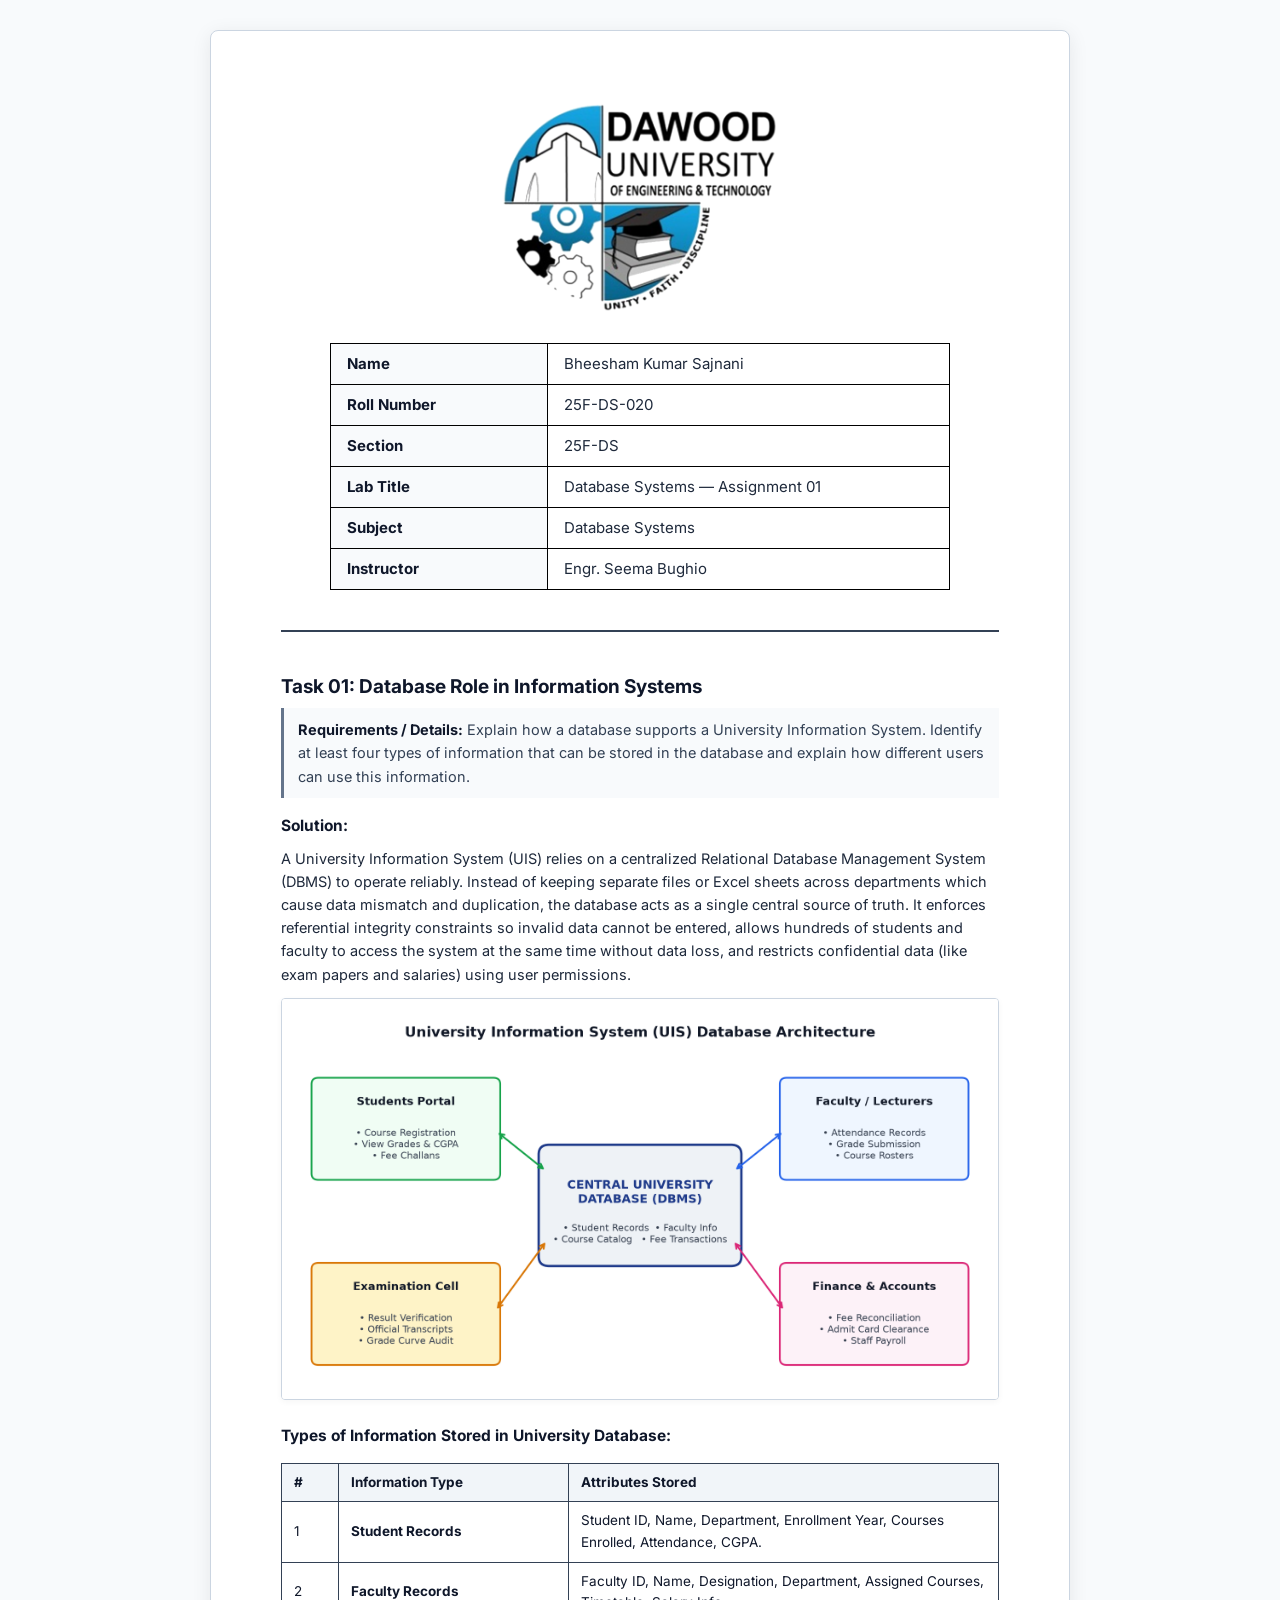
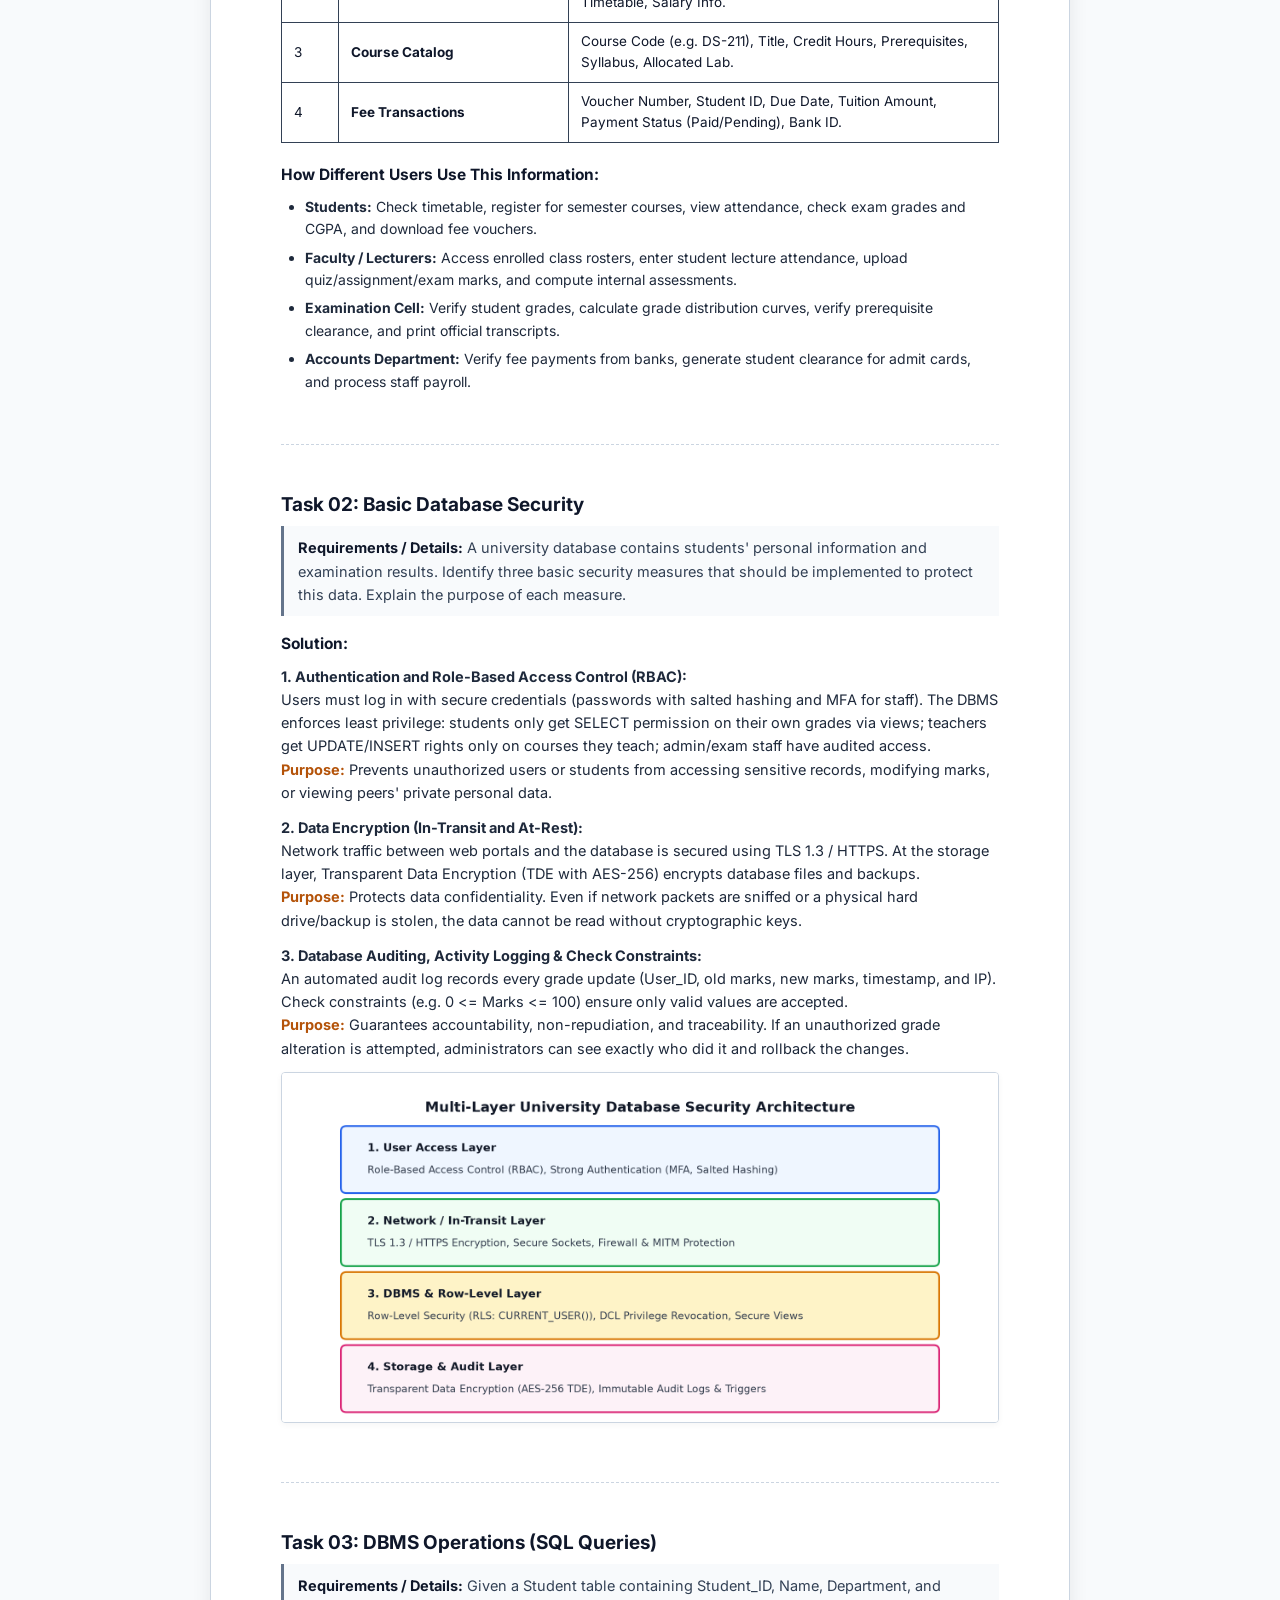
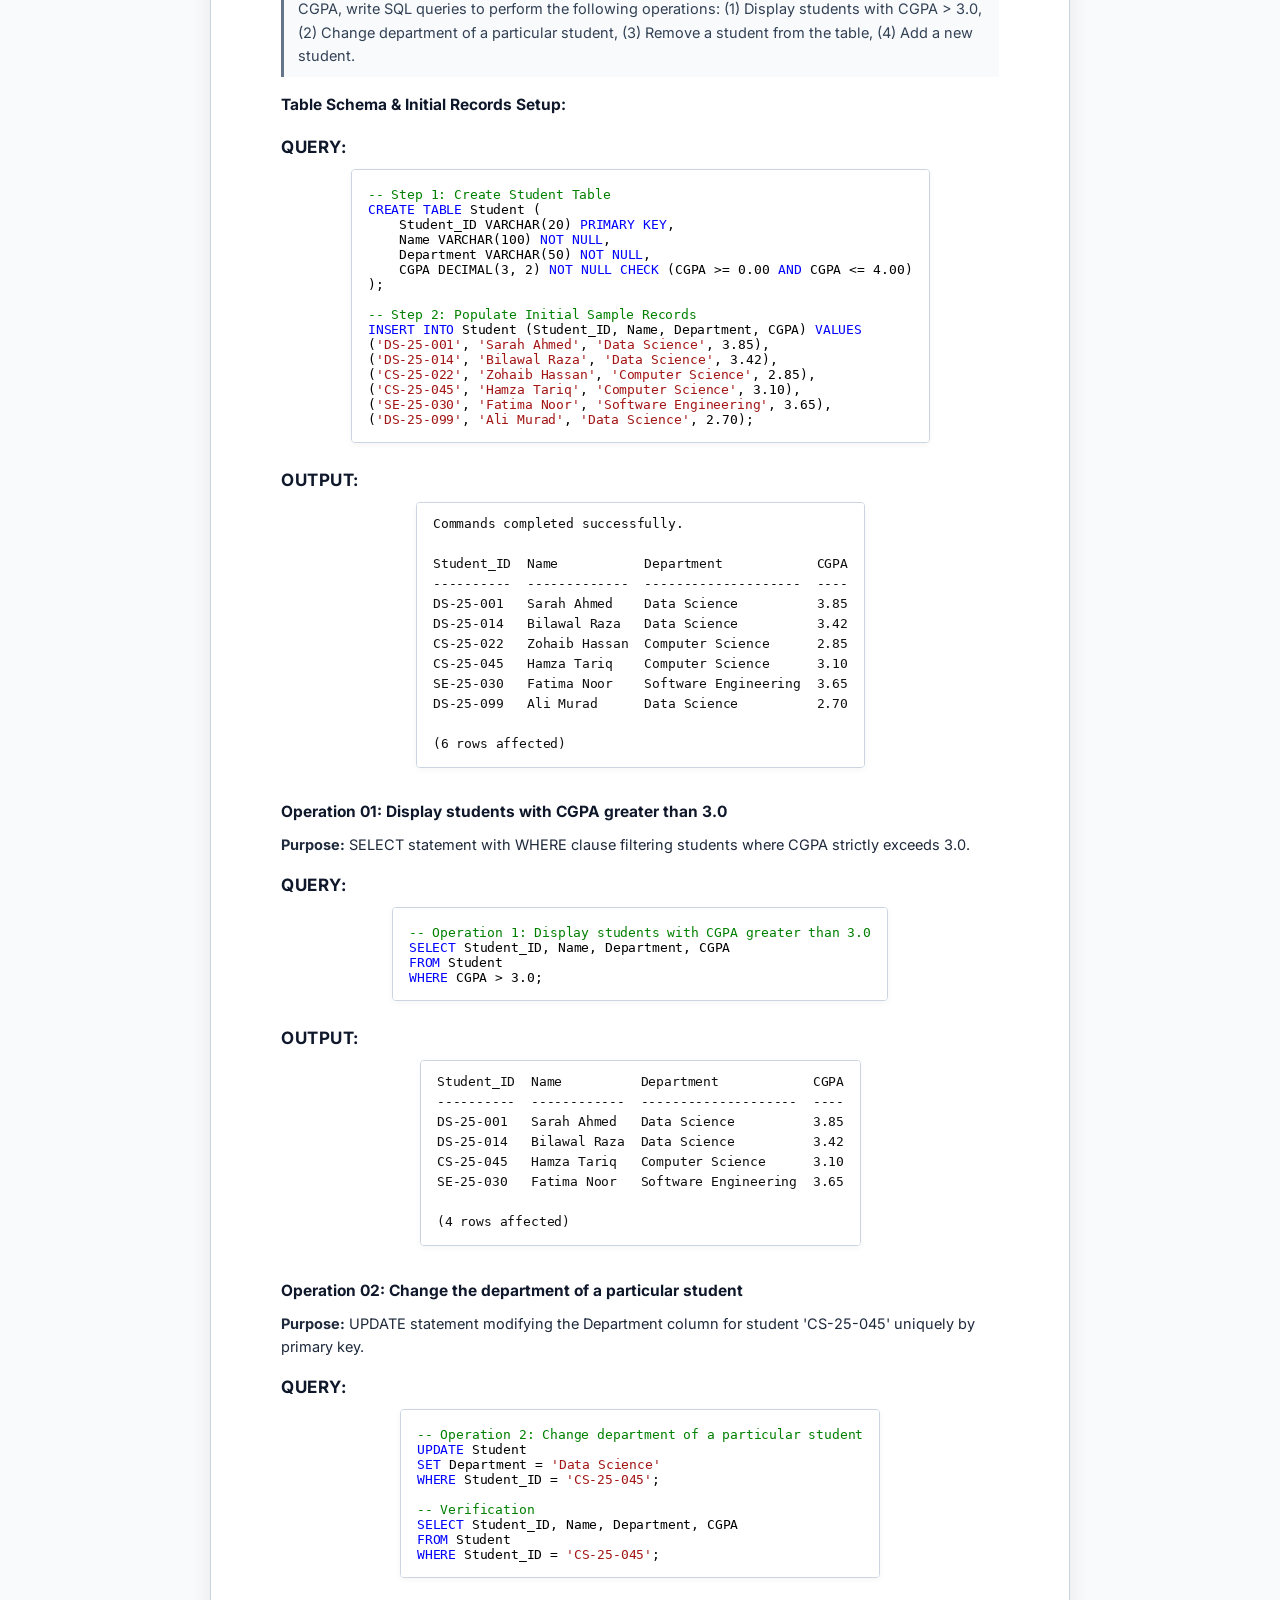
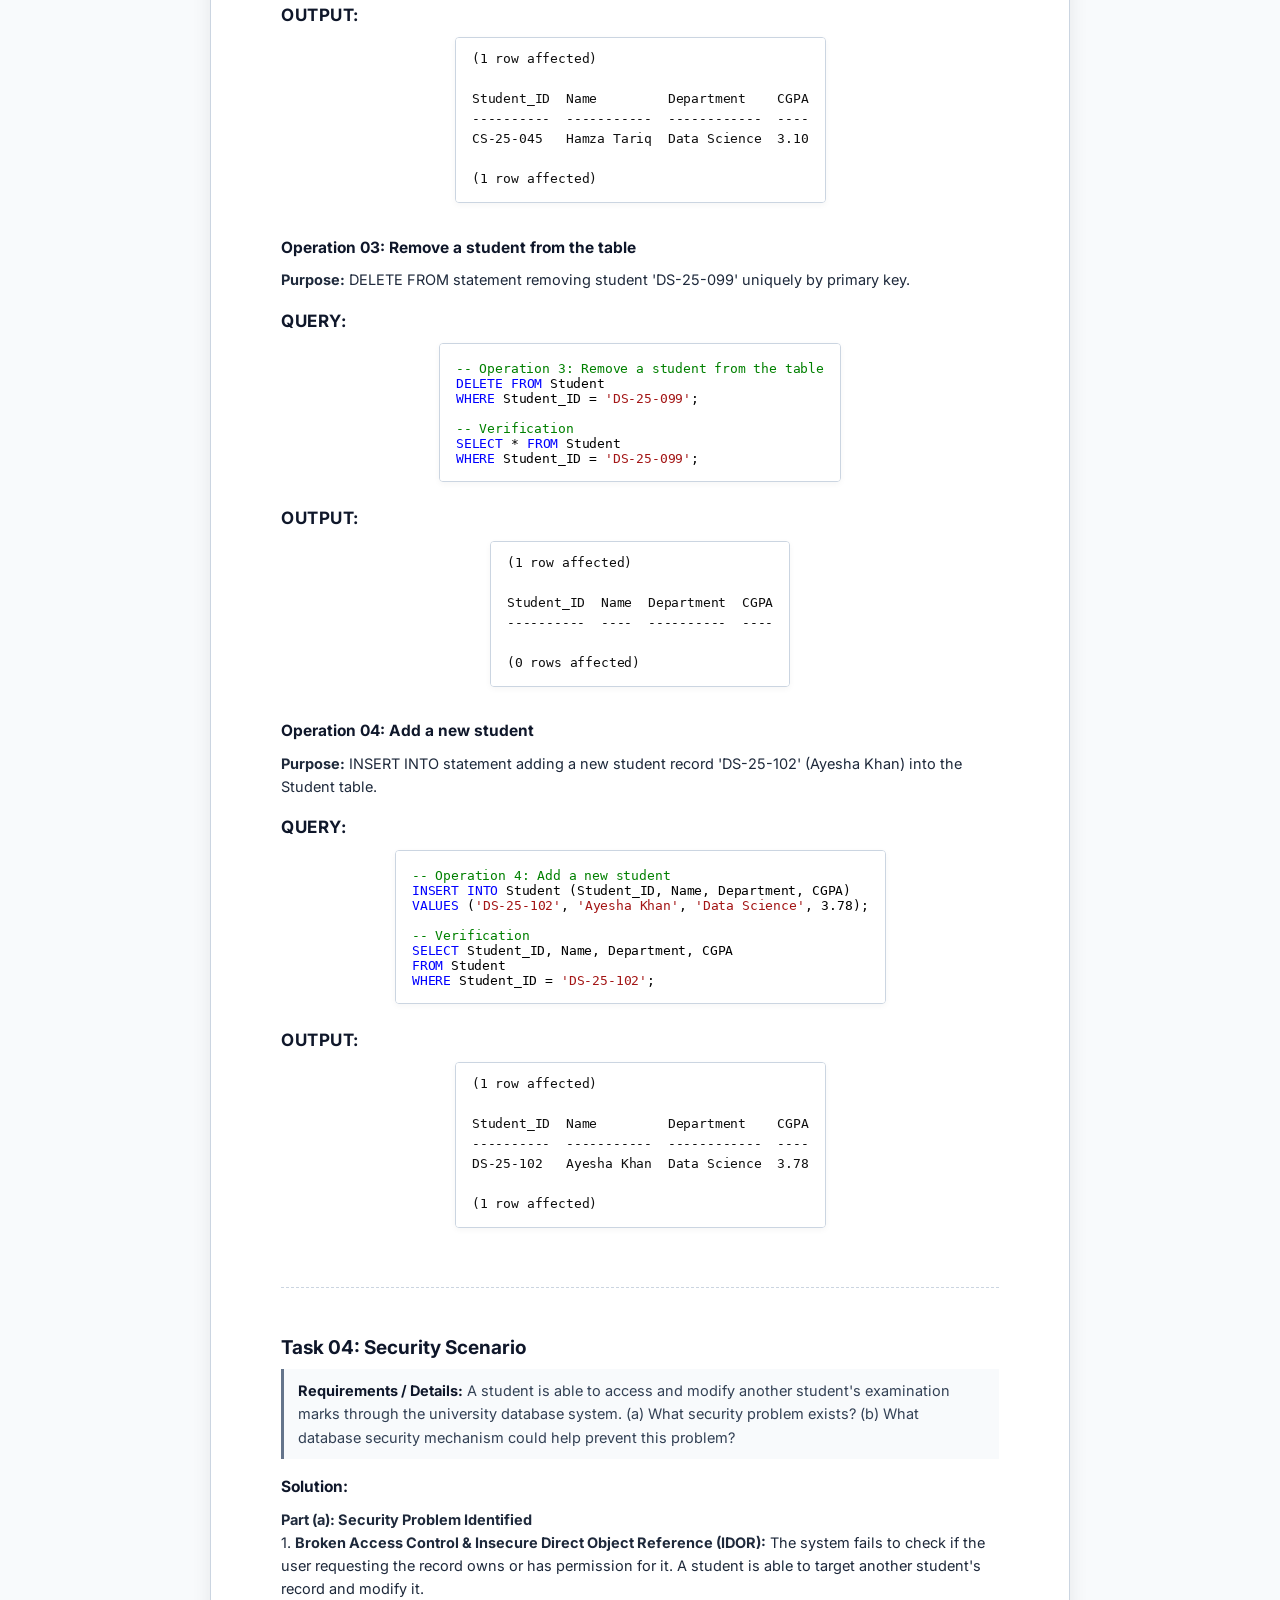
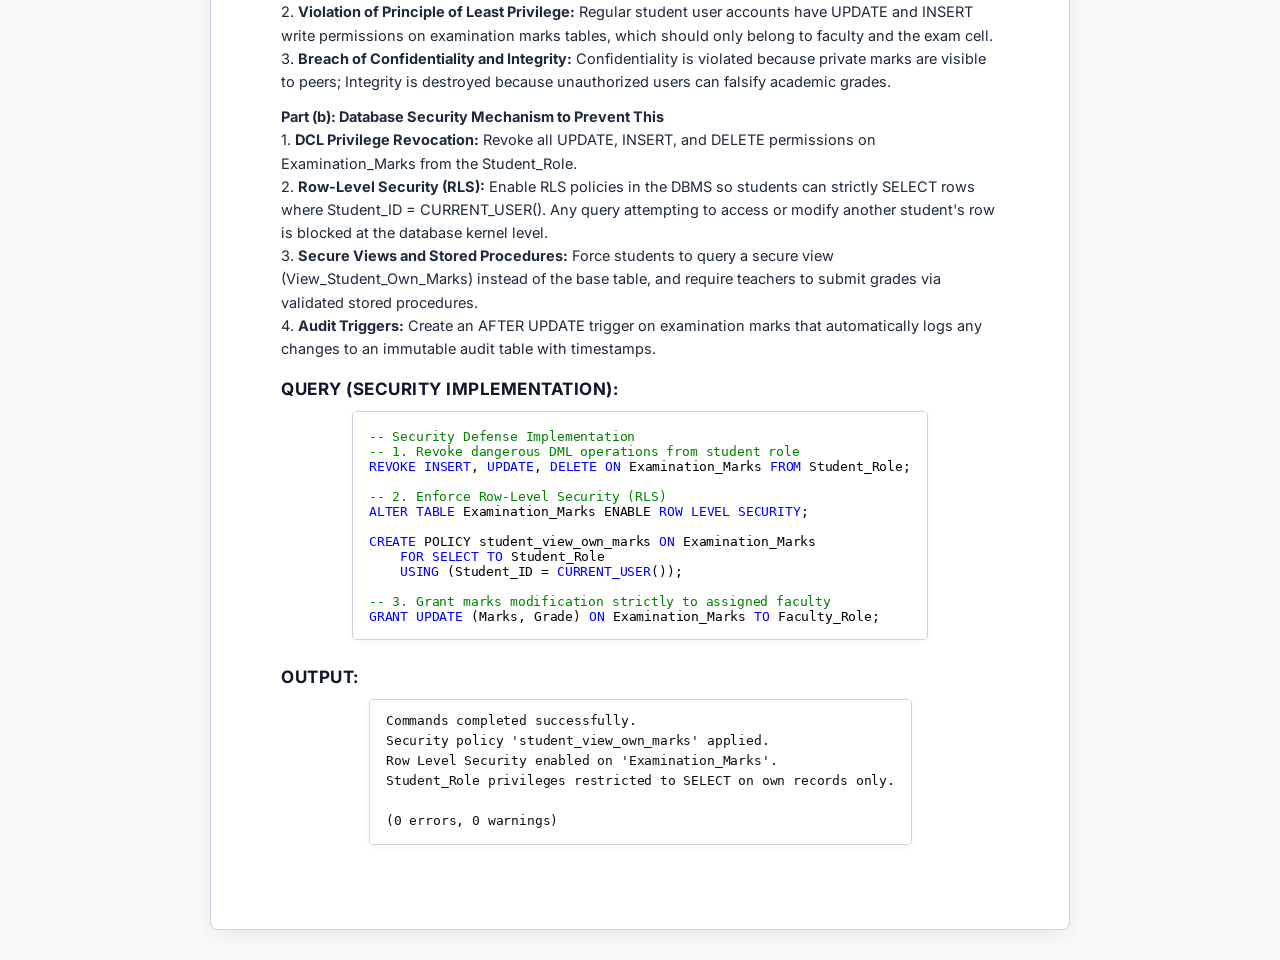
<file: assignments/Database_Systems_Assignment_01/Database_Systems_Assignment_01.html>
<!DOCTYPE html>
<html lang="en">
<head>
    <meta charset="UTF-8">
    <meta name="viewport" content="width=device-width, initial-scale=1.0">
    <title>Database Systems — Assignment 01 | Bheesham Kumar Sajnani (25F-DS-020)</title>
    <link rel="preconnect" href="https://fonts.googleapis.com">
    <link rel="preconnect" href="https://fonts.gstatic.com" crossorigin>
    <link href="https://fonts.googleapis.com/css2?family=Fira+Code:wght@400;500;600&family=Inter:wght@400;500;600;700&display=swap" rel="stylesheet">
    <style>
        :root {
            --primary: #0f172a;
            --accent: #2563eb;
            --border: #cbd5e1;
            --bg: #f8fafc;
            --surface: #ffffff;
            --text-main: #0f172a;
            --text-sub: #334155;
        }

        * {
            box-sizing: border-box;
            margin: 0;
            padding: 0;
        }

        body {
            font-family: 'Calibri', 'Inter', -apple-system, BlinkMacSystemFont, "Segoe UI", Roboto, sans-serif;
            background-color: var(--bg);
            color: var(--text-main);
            line-height: 1.6;
            padding: 30px 15px;
        }

        .document-container {
            max-width: 860px;
            margin: 0 auto;
            background: var(--surface);
            padding: 60px 70px;
            border-radius: 8px;
            box-shadow: 0 4px 20px rgba(0, 0, 0, 0.08);
            border: 1px solid var(--border);
        }

        /* Cover Page Styling */
        .cover-page {
            text-align: center;
            padding-bottom: 40px;
            border-bottom: 2px solid #334155;
            margin-bottom: 40px;
        }

        .cover-logo {
            width: 280px;
            max-width: 100%;
            height: auto;
            margin: 10px auto 30px;
            display: block;
        }

        .cover-table {
            width: 100%;
            max-width: 620px;
            margin: 0 auto;
            border-collapse: collapse;
            font-size: 15px;
            text-align: left;
        }

        .cover-table td {
            border: 1px solid #000000;
            padding: 8px 16px;
        }

        .cover-table td.label-cell {
            font-weight: bold;
            width: 35%;
            background-color: #f8fafc;
        }

        .cover-table td.value-cell {
            width: 65%;
            color: #1e293b;
        }

        /* Task Headings matching completed labs */
        .task-block {
            margin-bottom: 45px;
            padding-bottom: 35px;
            border-bottom: 1px dashed var(--border);
        }

        .task-block:last-child {
            border-bottom: none;
            margin-bottom: 0;
            padding-bottom: 0;
        }

        .task-title {
            font-size: 19px;
            font-weight: bold;
            color: #0f172a;
            margin-bottom: 6px;
        }

        .requirements-box {
            font-size: 14.5px;
            color: #334155;
            margin-bottom: 16px;
            background: #f8fafc;
            padding: 10px 14px;
            border-left: 3px solid #64748b;
        }

        .requirements-box strong {
            color: #0f172a;
        }

        .solution-title {
            font-size: 15.5px;
            font-weight: bold;
            color: #0f172a;
            margin: 14px 0 8px;
        }

        p {
            font-size: 14.5px;
            color: #1e293b;
            margin-bottom: 12px;
        }

        ul {
            padding-left: 24px;
            margin-bottom: 16px;
            font-size: 14px;
            color: #1e293b;
        }

        ul li {
            margin-bottom: 6px;
        }

        /* Label Subheadings */
        .subheading-label {
            font-size: 17px;
            font-weight: bold;
            color: #0f172a;
            margin: 16px 0 8px;
            text-transform: uppercase;
            letter-spacing: 0.5px;
        }

        /* Image Containers */
        .img-container {
            margin: 8px 0 16px;
            text-align: center;
        }

        .img-container img {
            max-width: 100%;
            height: auto;
            border: 1px solid #cbd5e1;
            border-radius: 4px;
            box-shadow: 0 2px 6px rgba(0, 0, 0, 0.04);
        }

        /* Standard Content Table */
        .info-grid {
            width: 100%;
            border-collapse: collapse;
            margin: 14px 0 20px;
            font-size: 13.5px;
        }

        .info-grid th, .info-grid td {
            border: 1px solid #334155;
            padding: 8px 12px;
        }

        .info-grid th {
            background-color: #f1f5f9;
            font-weight: bold;
            text-align: left;
        }

        @media print {
            body {
                background: white;
                padding: 0;
            }
            .document-container {
                box-shadow: none;
                border: none;
                padding: 0;
                max-width: 100%;
            }
            .cover-page {
                page-break-after: always;
            }
            .task-block {
                page-break-inside: avoid;
            }
        }
    </style>
</head>
<body>

<div class="document-container">
    <!-- COVER PAGE -->
    <header class="cover-page">
        <img src="images/university_logo.png" alt="Dawood University of Engineering & Technology" class="cover-logo">

        <table class="cover-table">
            <tr>
                <td class="label-cell">Name</td>
                <td class="value-cell">Bheesham Kumar Sajnani</td>
            </tr>
            <tr>
                <td class="label-cell">Roll Number</td>
                <td class="value-cell">25F-DS-020</td>
            </tr>
            <tr>
                <td class="label-cell">Section</td>
                <td class="value-cell">25F-DS</td>
            </tr>
            <tr>
                <td class="label-cell">Lab Title</td>
                <td class="value-cell">Database Systems — Assignment 01</td>
            </tr>
            <tr>
                <td class="label-cell">Subject</td>
                <td class="value-cell">Database Systems</td>
            </tr>
            <tr>
                <td class="label-cell">Instructor</td>
                <td class="value-cell">Engr. Seema Bughio</td>
            </tr>
        </table>
    </header>

    <!-- TASK 01 -->
    <section class="task-block">
        <h2 class="task-title">Task 01: Database Role in Information Systems</h2>
        <div class="requirements-box">
            <strong>Requirements / Details:</strong> Explain how a database supports a University Information System. Identify at least four types of information that can be stored in the database and explain how different users can use this information.
        </div>

        <div class="solution-title">Solution:</div>
        <p>A University Information System (UIS) relies on a centralized Relational Database Management System (DBMS) to operate reliably. Instead of keeping separate files or Excel sheets across departments which cause data mismatch and duplication, the database acts as a single central source of truth. It enforces referential integrity constraints so invalid data cannot be entered, allows hundreds of students and faculty to access the system at the same time without data loss, and restricts confidential data (like exam papers and salaries) using user permissions.</p>

        <div class="img-container">
            <img src="images/uis_architecture.png" alt="University Information System Architecture">
        </div>

        <div class="solution-title">Types of Information Stored in University Database:</div>
        <table class="info-grid">
            <tr>
                <th style="width: 8%;">#</th>
                <th style="width: 32%;">Information Type</th>
                <th style="width: 60%;">Attributes Stored</th>
            </tr>
            <tr>
                <td>1</td>
                <td><strong>Student Records</strong></td>
                <td>Student ID, Name, Department, Enrollment Year, Courses Enrolled, Attendance, CGPA.</td>
            </tr>
            <tr>
                <td>2</td>
                <td><strong>Faculty Records</strong></td>
                <td>Faculty ID, Name, Designation, Department, Assigned Courses, Timetable, Salary Info.</td>
            </tr>
            <tr>
                <td>3</td>
                <td><strong>Course Catalog</strong></td>
                <td>Course Code (e.g. DS-211), Title, Credit Hours, Prerequisites, Syllabus, Allocated Lab.</td>
            </tr>
            <tr>
                <td>4</td>
                <td><strong>Fee Transactions</strong></td>
                <td>Voucher Number, Student ID, Due Date, Tuition Amount, Payment Status (Paid/Pending), Bank ID.</td>
            </tr>
        </table>

        <div class="solution-title">How Different Users Use This Information:</div>
        <ul>
            <li><strong>Students:</strong> Check timetable, register for semester courses, view attendance, check exam grades and CGPA, and download fee vouchers.</li>
            <li><strong>Faculty / Lecturers:</strong> Access enrolled class rosters, enter student lecture attendance, upload quiz/assignment/exam marks, and compute internal assessments.</li>
            <li><strong>Examination Cell:</strong> Verify student grades, calculate grade distribution curves, verify prerequisite clearance, and print official transcripts.</li>
            <li><strong>Accounts Department:</strong> Verify fee payments from banks, generate student clearance for admit cards, and process staff payroll.</li>
        </ul>
    </section>

    <!-- TASK 02 -->
    <section class="task-block">
        <h2 class="task-title">Task 02: Basic Database Security</h2>
        <div class="requirements-box">
            <strong>Requirements / Details:</strong> A university database contains students' personal information and examination results. Identify three basic security measures that should be implemented to protect this data. Explain the purpose of each measure.
        </div>

        <div class="solution-title">Solution:</div>
        <p><strong>1. Authentication and Role-Based Access Control (RBAC):</strong><br>
        Users must log in with secure credentials (passwords with salted hashing and MFA for staff). The DBMS enforces least privilege: students only get SELECT permission on their own grades via views; teachers get UPDATE/INSERT rights only on courses they teach; admin/exam staff have audited access.<br>
        <span style="color: #b45309; font-weight: bold;">Purpose:</span> Prevents unauthorized users or students from accessing sensitive records, modifying marks, or viewing peers' private personal data.</p>

        <p><strong>2. Data Encryption (In-Transit and At-Rest):</strong><br>
        Network traffic between web portals and the database is secured using TLS 1.3 / HTTPS. At the storage layer, Transparent Data Encryption (TDE with AES-256) encrypts database files and backups.<br>
        <span style="color: #b45309; font-weight: bold;">Purpose:</span> Protects data confidentiality. Even if network packets are sniffed or a physical hard drive/backup is stolen, the data cannot be read without cryptographic keys.</p>

        <p><strong>3. Database Auditing, Activity Logging & Check Constraints:</strong><br>
        An automated audit log records every grade update (User_ID, old marks, new marks, timestamp, and IP). Check constraints (e.g. 0 &lt;= Marks &lt;= 100) ensure only valid values are accepted.<br>
        <span style="color: #b45309; font-weight: bold;">Purpose:</span> Guarantees accountability, non-repudiation, and traceability. If an unauthorized grade alteration is attempted, administrators can see exactly who did it and rollback the changes.</p>

        <div class="img-container">
            <img src="images/database_security_layers.png" alt="Multi-Layer Database Security Architecture">
        </div>
    </section>

    <!-- TASK 03 -->
    <section class="task-block">
        <h2 class="task-title">Task 03: DBMS Operations (SQL Queries)</h2>
        <div class="requirements-box">
            <strong>Requirements / Details:</strong> Given a Student table containing Student_ID, Name, Department, and CGPA, write SQL queries to perform the following operations: (1) Display students with CGPA &gt; 3.0, (2) Change department of a particular student, (3) Remove a student from the table, (4) Add a new student.
        </div>

        <div class="solution-title">Table Schema & Initial Records Setup:</div>
        <div class="subheading-label">QUERY:</div>
        <div class="img-container">
            <img src="images/q3_setup_code.png" alt="Schema and Setup Query">
        </div>
        <div class="subheading-label">OUTPUT:</div>
        <div class="img-container">
            <img src="images/q3_setup_output.png" alt="Schema and Setup Output">
        </div>

        <!-- Op 1 -->
        <div class="solution-title" style="margin-top: 25px;">Operation 01: Display students with CGPA greater than 3.0</div>
        <p><strong>Purpose:</strong> SELECT statement with WHERE clause filtering students where CGPA strictly exceeds 3.0.</p>
        <div class="subheading-label">QUERY:</div>
        <div class="img-container">
            <img src="images/q3_op1_code.png" alt="Operation 1 Query">
        </div>
        <div class="subheading-label">OUTPUT:</div>
        <div class="img-container">
            <img src="images/q3_op1_output.png" alt="Operation 1 Output">
        </div>

        <!-- Op 2 -->
        <div class="solution-title" style="margin-top: 25px;">Operation 02: Change the department of a particular student</div>
        <p><strong>Purpose:</strong> UPDATE statement modifying the Department column for student 'CS-25-045' uniquely by primary key.</p>
        <div class="subheading-label">QUERY:</div>
        <div class="img-container">
            <img src="images/q3_op2_code.png" alt="Operation 2 Query">
        </div>
        <div class="subheading-label">OUTPUT:</div>
        <div class="img-container">
            <img src="images/q3_op2_output.png" alt="Operation 2 Output">
        </div>

        <!-- Op 3 -->
        <div class="solution-title" style="margin-top: 25px;">Operation 03: Remove a student from the table</div>
        <p><strong>Purpose:</strong> DELETE FROM statement removing student 'DS-25-099' uniquely by primary key.</p>
        <div class="subheading-label">QUERY:</div>
        <div class="img-container">
            <img src="images/q3_op3_code.png" alt="Operation 3 Query">
        </div>
        <div class="subheading-label">OUTPUT:</div>
        <div class="img-container">
            <img src="images/q3_op3_output.png" alt="Operation 3 Output">
        </div>

        <!-- Op 4 -->
        <div class="solution-title" style="margin-top: 25px;">Operation 04: Add a new student</div>
        <p><strong>Purpose:</strong> INSERT INTO statement adding a new student record 'DS-25-102' (Ayesha Khan) into the Student table.</p>
        <div class="subheading-label">QUERY:</div>
        <div class="img-container">
            <img src="images/q3_op4_code.png" alt="Operation 4 Query">
        </div>
        <div class="subheading-label">OUTPUT:</div>
        <div class="img-container">
            <img src="images/q3_op4_output.png" alt="Operation 4 Output">
        </div>
    </section>

    <!-- TASK 04 -->
    <section class="task-block">
        <h2 class="task-title">Task 04: Security Scenario</h2>
        <div class="requirements-box">
            <strong>Requirements / Details:</strong> A student is able to access and modify another student's examination marks through the university database system. (a) What security problem exists? (b) What database security mechanism could help prevent this problem?
        </div>

        <div class="solution-title">Solution:</div>
        <p><strong>Part (a): Security Problem Identified</strong><br>
        1. <strong>Broken Access Control & Insecure Direct Object Reference (IDOR):</strong> The system fails to check if the user requesting the record owns or has permission for it. A student is able to target another student's record and modify it.<br>
        2. <strong>Violation of Principle of Least Privilege:</strong> Regular student user accounts have UPDATE and INSERT write permissions on examination marks tables, which should only belong to faculty and the exam cell.<br>
        3. <strong>Breach of Confidentiality and Integrity:</strong> Confidentiality is violated because private marks are visible to peers; Integrity is destroyed because unauthorized users can falsify academic grades.</p>

        <p><strong>Part (b): Database Security Mechanism to Prevent This</strong><br>
        1. <strong>DCL Privilege Revocation:</strong> Revoke all UPDATE, INSERT, and DELETE permissions on Examination_Marks from the Student_Role.<br>
        2. <strong>Row-Level Security (RLS):</strong> Enable RLS policies in the DBMS so students can strictly SELECT rows where Student_ID = CURRENT_USER(). Any query attempting to access or modify another student's row is blocked at the database kernel level.<br>
        3. <strong>Secure Views and Stored Procedures:</strong> Force students to query a secure view (View_Student_Own_Marks) instead of the base table, and require teachers to submit grades via validated stored procedures.<br>
        4. <strong>Audit Triggers:</strong> Create an AFTER UPDATE trigger on examination marks that automatically logs any changes to an immutable audit table with timestamps.</p>

        <div class="subheading-label">QUERY (Security Implementation):</div>
        <div class="img-container">
            <img src="images/q4_sec_code.png" alt="Security Defense Query">
        </div>
        <div class="subheading-label">OUTPUT:</div>
        <div class="img-container">
            <img src="images/q4_sec_output.png" alt="Security Defense Output">
        </div>
    </section>
</div>

</body>
</html>
</file>
